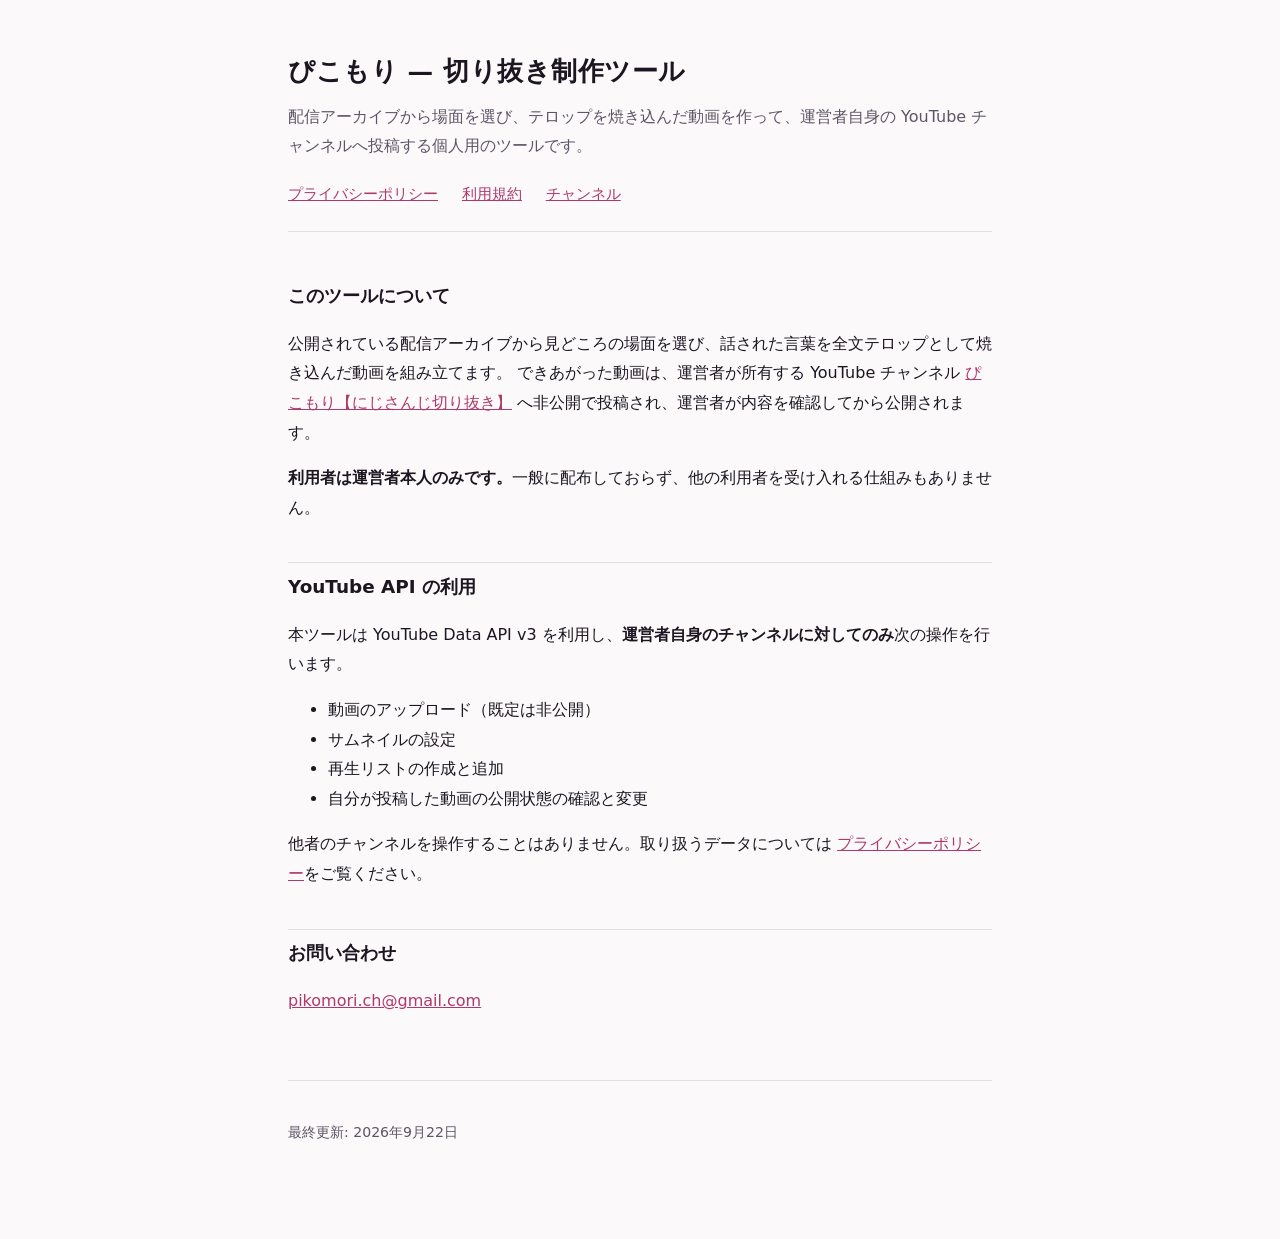
<file: index.html>
<!doctype html>
<html lang="ja">
<head>
<meta charset="utf-8">
<meta name="viewport" content="width=device-width, initial-scale=1">
<title>ぴこもり — 切り抜き制作ツール</title>
<meta name="description" content="YouTube 配信アーカイブから切り抜き動画を制作し、運営者自身のチャンネルへ投稿する個人用ツールです。">
<link rel="stylesheet" href="style.css">
</head>
<body>
<div class="wrap">
<header>
  <h1>ぴこもり — 切り抜き制作ツール</h1>
  <p class="lead">配信アーカイブから場面を選び、テロップを焼き込んだ動画を作って、運営者自身の YouTube チャンネルへ投稿する個人用のツールです。</p>
  <nav>
    <a href="privacy.html">プライバシーポリシー</a>
    <a href="terms.html">利用規約</a>
    <a href="https://www.youtube.com/@pikomori_clip">チャンネル</a>
  </nav>
</header>

<h2>このツールについて</h2>
<p>
公開されている配信アーカイブから見どころの場面を選び、話された言葉を全文テロップとして焼き込んだ動画を組み立てます。
できあがった動画は、運営者が所有する YouTube チャンネル
<a href="https://www.youtube.com/@pikomori_clip">ぴこもり【にじさんじ切り抜き】</a>
へ非公開で投稿され、運営者が内容を確認してから公開されます。
</p>
<p>
<strong>利用者は運営者本人のみです。</strong>一般に配布しておらず、他の利用者を受け入れる仕組みもありません。
</p>

<h2>YouTube API の利用</h2>
<p>
本ツールは YouTube Data API v3 を利用し、<strong>運営者自身のチャンネルに対してのみ</strong>次の操作を行います。
</p>
<ul>
  <li>動画のアップロード（既定は非公開）</li>
  <li>サムネイルの設定</li>
  <li>再生リストの作成と追加</li>
  <li>自分が投稿した動画の公開状態の確認と変更</li>
</ul>
<p>
他者のチャンネルを操作することはありません。取り扱うデータについては
<a href="privacy.html">プライバシーポリシー</a>をご覧ください。
</p>

<h2>お問い合わせ</h2>
<p><a href="mailto:pikomori.ch@gmail.com">pikomori.ch@gmail.com</a></p>

<footer>
  <p class="updated">最終更新: 2026年9月22日</p>
</footer>
</div>
</body>
</html>
</file>
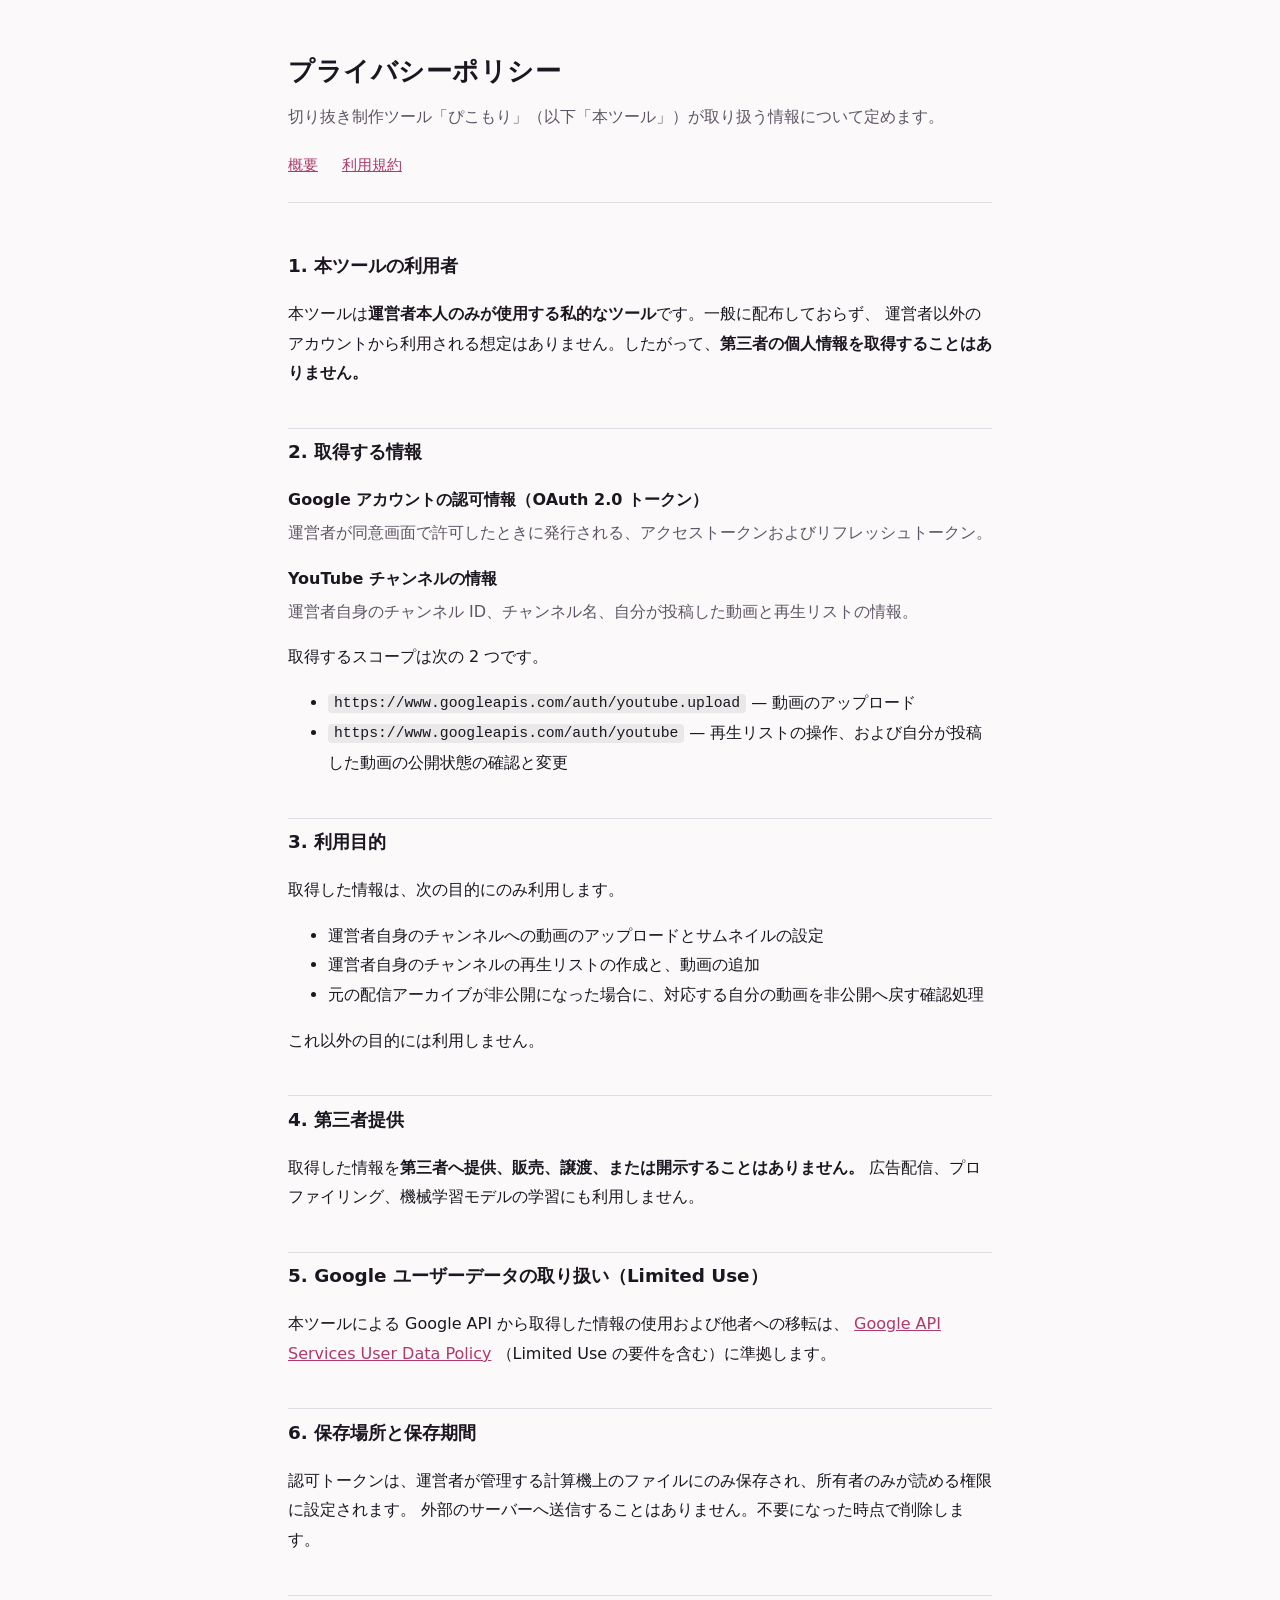
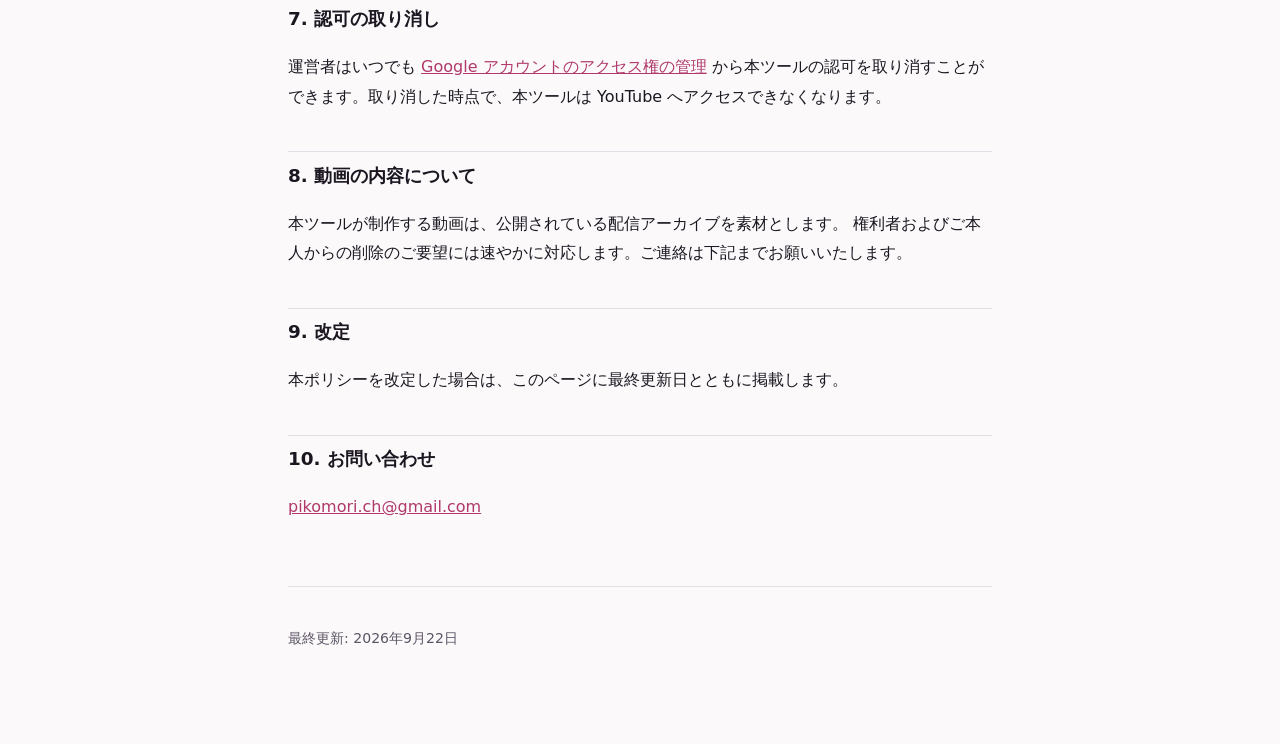
<file: privacy.html>
<!doctype html>
<html lang="ja">
<head>
<meta charset="utf-8">
<meta name="viewport" content="width=device-width, initial-scale=1">
<title>プライバシーポリシー — ぴこもり</title>
<meta name="description" content="ぴこもり切り抜き制作ツールのプライバシーポリシー。">
<link rel="stylesheet" href="style.css">
</head>
<body>
<div class="wrap">
<header>
  <h1>プライバシーポリシー</h1>
  <p class="lead">切り抜き制作ツール「ぴこもり」（以下「本ツール」）が取り扱う情報について定めます。</p>
  <nav>
    <a href="index.html">概要</a>
    <a href="terms.html">利用規約</a>
  </nav>
</header>

<h2>1. 本ツールの利用者</h2>
<p>
本ツールは<strong>運営者本人のみが使用する私的なツール</strong>です。一般に配布しておらず、
運営者以外のアカウントから利用される想定はありません。したがって、<strong>第三者の個人情報を取得することはありません。</strong>
</p>

<h2>2. 取得する情報</h2>
<dl>
  <dt>Google アカウントの認可情報（OAuth 2.0 トークン）</dt>
  <dd>運営者が同意画面で許可したときに発行される、アクセストークンおよびリフレッシュトークン。</dd>
  <dt>YouTube チャンネルの情報</dt>
  <dd>運営者自身のチャンネル ID、チャンネル名、自分が投稿した動画と再生リストの情報。</dd>
</dl>
<p>取得するスコープは次の 2 つです。</p>
<ul>
  <li><code>https://www.googleapis.com/auth/youtube.upload</code> — 動画のアップロード</li>
  <li><code>https://www.googleapis.com/auth/youtube</code> — 再生リストの操作、および自分が投稿した動画の公開状態の確認と変更</li>
</ul>

<h2>3. 利用目的</h2>
<p>取得した情報は、次の目的にのみ利用します。</p>
<ul>
  <li>運営者自身のチャンネルへの動画のアップロードとサムネイルの設定</li>
  <li>運営者自身のチャンネルの再生リストの作成と、動画の追加</li>
  <li>元の配信アーカイブが非公開になった場合に、対応する自分の動画を非公開へ戻す確認処理</li>
</ul>
<p>これ以外の目的には利用しません。</p>

<h2>4. 第三者提供</h2>
<p>
取得した情報を<strong>第三者へ提供、販売、譲渡、または開示することはありません。</strong>
広告配信、プロファイリング、機械学習モデルの学習にも利用しません。
</p>

<h2>5. Google ユーザーデータの取り扱い（Limited Use）</h2>
<p>
本ツールによる Google API から取得した情報の使用および他者への移転は、
<a href="https://developers.google.com/terms/api-services-user-data-policy">Google API Services User Data Policy</a>
（Limited Use の要件を含む）に準拠します。
</p>

<h2>6. 保存場所と保存期間</h2>
<p>
認可トークンは、運営者が管理する計算機上のファイルにのみ保存され、所有者のみが読める権限に設定されます。
外部のサーバーへ送信することはありません。不要になった時点で削除します。
</p>

<h2>7. 認可の取り消し</h2>
<p>
運営者はいつでも <a href="https://myaccount.google.com/permissions">Google アカウントのアクセス権の管理</a>
から本ツールの認可を取り消すことができます。取り消した時点で、本ツールは YouTube へアクセスできなくなります。
</p>

<h2>8. 動画の内容について</h2>
<p>
本ツールが制作する動画は、公開されている配信アーカイブを素材とします。
権利者およびご本人からの削除のご要望には速やかに対応します。ご連絡は下記までお願いいたします。
</p>

<h2>9. 改定</h2>
<p>本ポリシーを改定した場合は、このページに最終更新日とともに掲載します。</p>

<h2>10. お問い合わせ</h2>
<p><a href="mailto:pikomori.ch@gmail.com">pikomori.ch@gmail.com</a></p>

<footer>
  <p class="updated">最終更新: 2026年9月22日</p>
</footer>
</div>
</body>
</html>
</file>
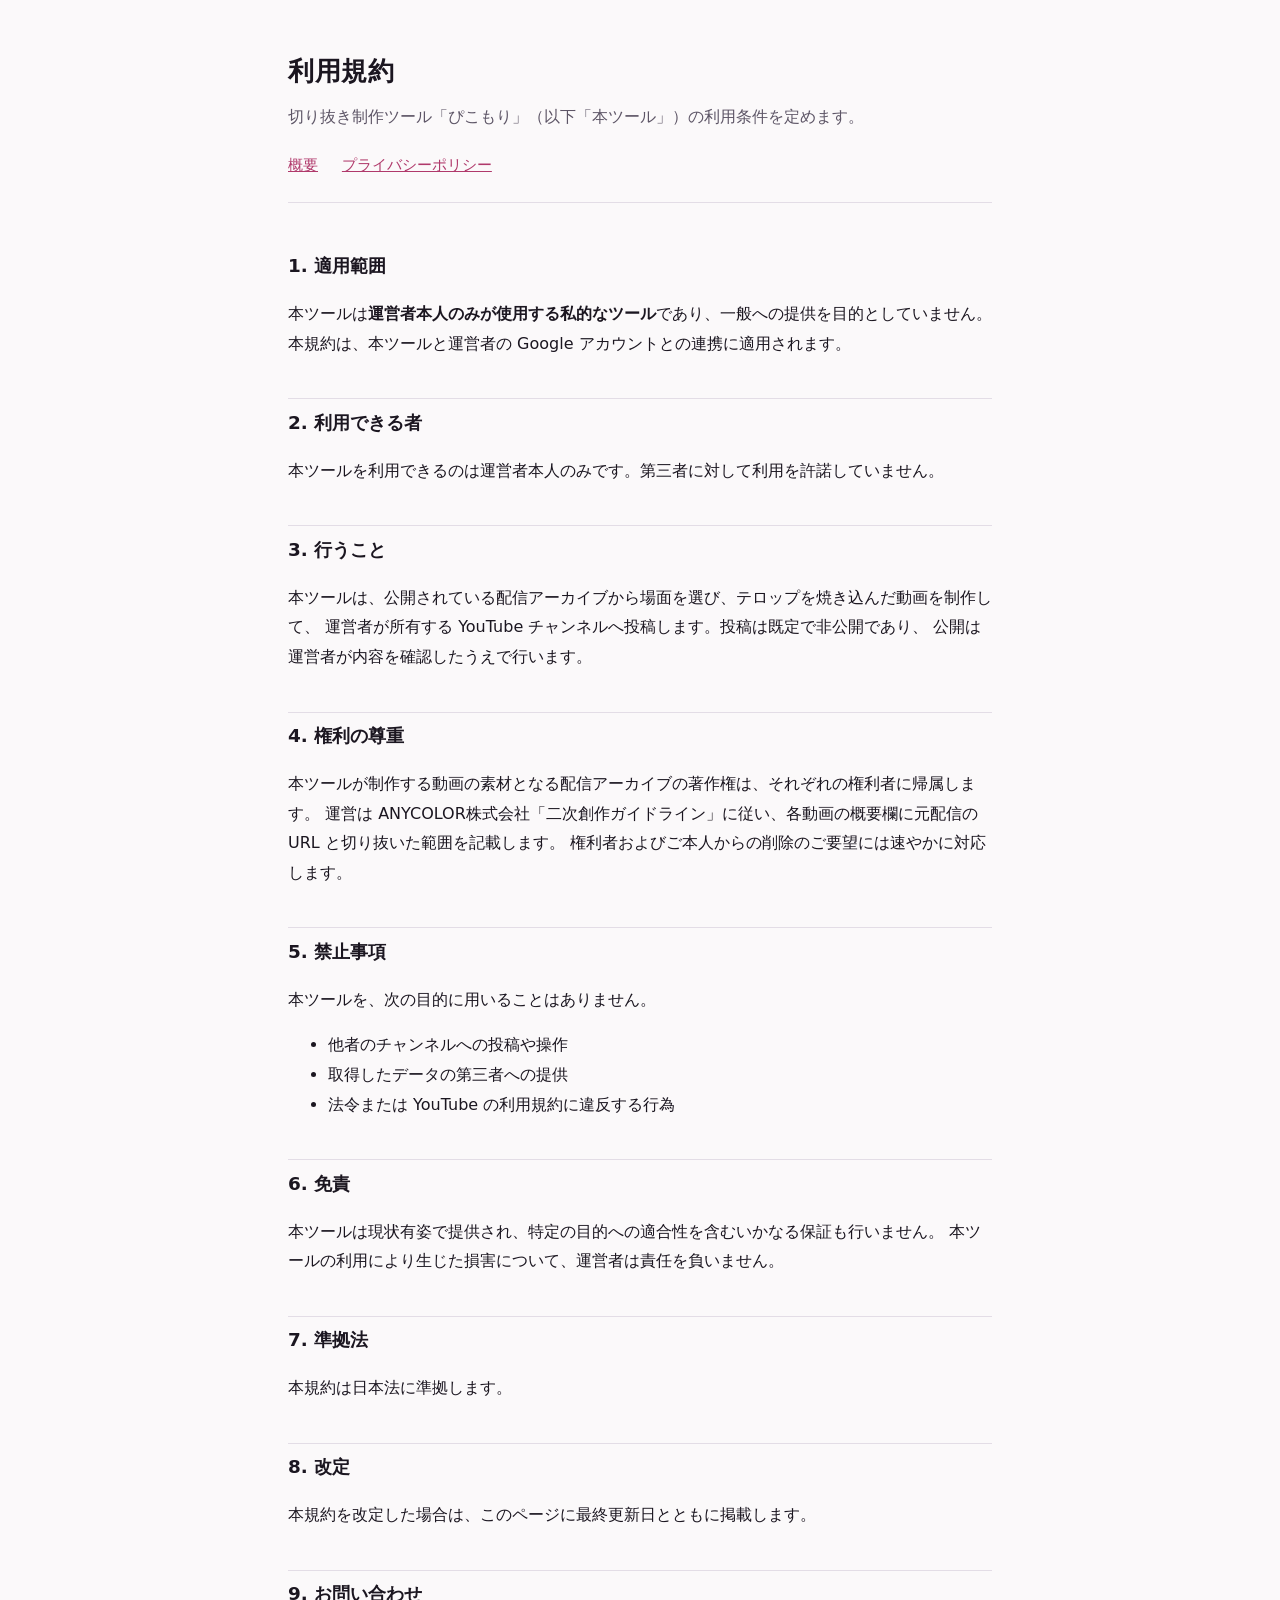
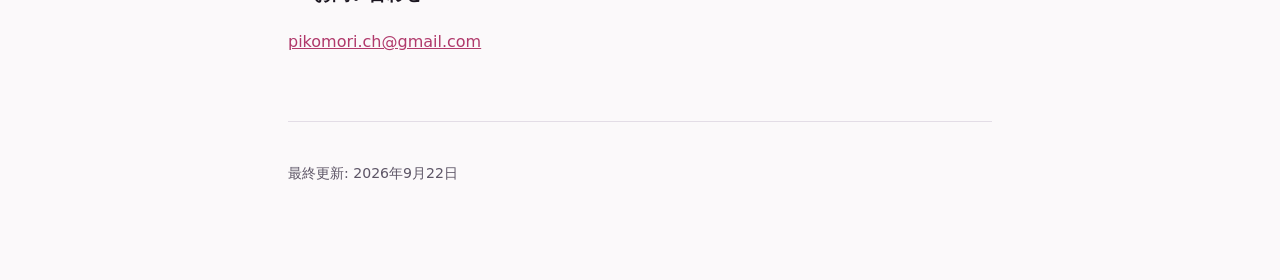
<file: terms.html>
<!doctype html>
<html lang="ja">
<head>
<meta charset="utf-8">
<meta name="viewport" content="width=device-width, initial-scale=1">
<title>利用規約 — ぴこもり</title>
<meta name="description" content="ぴこもり切り抜き制作ツールの利用規約。">
<link rel="stylesheet" href="style.css">
</head>
<body>
<div class="wrap">
<header>
  <h1>利用規約</h1>
  <p class="lead">切り抜き制作ツール「ぴこもり」（以下「本ツール」）の利用条件を定めます。</p>
  <nav>
    <a href="index.html">概要</a>
    <a href="privacy.html">プライバシーポリシー</a>
  </nav>
</header>

<h2>1. 適用範囲</h2>
<p>
本ツールは<strong>運営者本人のみが使用する私的なツール</strong>であり、一般への提供を目的としていません。
本規約は、本ツールと運営者の Google アカウントとの連携に適用されます。
</p>

<h2>2. 利用できる者</h2>
<p>
本ツールを利用できるのは運営者本人のみです。第三者に対して利用を許諾していません。
</p>

<h2>3. 行うこと</h2>
<p>
本ツールは、公開されている配信アーカイブから場面を選び、テロップを焼き込んだ動画を制作して、
運営者が所有する YouTube チャンネルへ投稿します。投稿は既定で非公開であり、
公開は運営者が内容を確認したうえで行います。
</p>

<h2>4. 権利の尊重</h2>
<p>
本ツールが制作する動画の素材となる配信アーカイブの著作権は、それぞれの権利者に帰属します。
運営は ANYCOLOR株式会社「二次創作ガイドライン」に従い、各動画の概要欄に元配信の URL と切り抜いた範囲を記載します。
権利者およびご本人からの削除のご要望には速やかに対応します。
</p>

<h2>5. 禁止事項</h2>
<p>本ツールを、次の目的に用いることはありません。</p>
<ul>
  <li>他者のチャンネルへの投稿や操作</li>
  <li>取得したデータの第三者への提供</li>
  <li>法令または YouTube の利用規約に違反する行為</li>
</ul>

<h2>6. 免責</h2>
<p>
本ツールは現状有姿で提供され、特定の目的への適合性を含むいかなる保証も行いません。
本ツールの利用により生じた損害について、運営者は責任を負いません。
</p>

<h2>7. 準拠法</h2>
<p>本規約は日本法に準拠します。</p>

<h2>8. 改定</h2>
<p>本規約を改定した場合は、このページに最終更新日とともに掲載します。</p>

<h2>9. お問い合わせ</h2>
<p><a href="mailto:pikomori.ch@gmail.com">pikomori.ch@gmail.com</a></p>

<footer>
  <p class="updated">最終更新: 2026年9月22日</p>
</footer>
</div>
</body>
</html>
</file>
<file: style.css>
:root {
  --bg: #fbf9fa; --fg: #1b1620; --muted: #5d5566; --line: #e3dde6; --accent: #b0396b;
}
@media (prefers-color-scheme: dark) {
  :root { --bg: #16121a; --fg: #eee9f0; --muted: #a79fae; --line: #2f2836; --accent: #ef8ab4; }
}
* { box-sizing: border-box; }
body {
  margin: 0; padding: 0 16px; background: var(--bg); color: var(--fg);
  font-family: "Hiragino Sans", "Noto Sans JP", "Yu Gothic", system-ui, sans-serif;
  line-height: 1.85; font-size: 16px;
}
.wrap { max-width: 44rem; margin: 0 auto; padding: 3rem 0 5rem; }
header { border-bottom: 1px solid var(--line); padding-bottom: 1.5rem; margin-bottom: 2rem; }
h1 { font-size: 1.6rem; margin: 0 0 .4rem; letter-spacing: .02em; }
h2 { font-size: 1.15rem; margin: 2.5rem 0 .6rem; padding-top: .4rem; border-top: 1px solid var(--line); }
h2:first-of-type { border-top: 0; }
p, li { color: var(--fg); }
.lead { color: var(--muted); margin: 0; }
a { color: var(--accent); }
nav { margin-top: 1.2rem; font-size: .92rem; }
nav a { margin-right: 1.2rem; }
dl { margin: 0; }
dt { font-weight: 700; margin-top: 1rem; }
dd { margin: .2rem 0 0; color: var(--muted); }
footer { margin-top: 4rem; padding-top: 1.5rem; border-top: 1px solid var(--line); color: var(--muted); font-size: .88rem; }
code { background: rgba(127,127,127,.14); padding: .1em .4em; border-radius: 4px; font-size: .92em; }
.updated { color: var(--muted); font-size: .88rem; }
</file>
